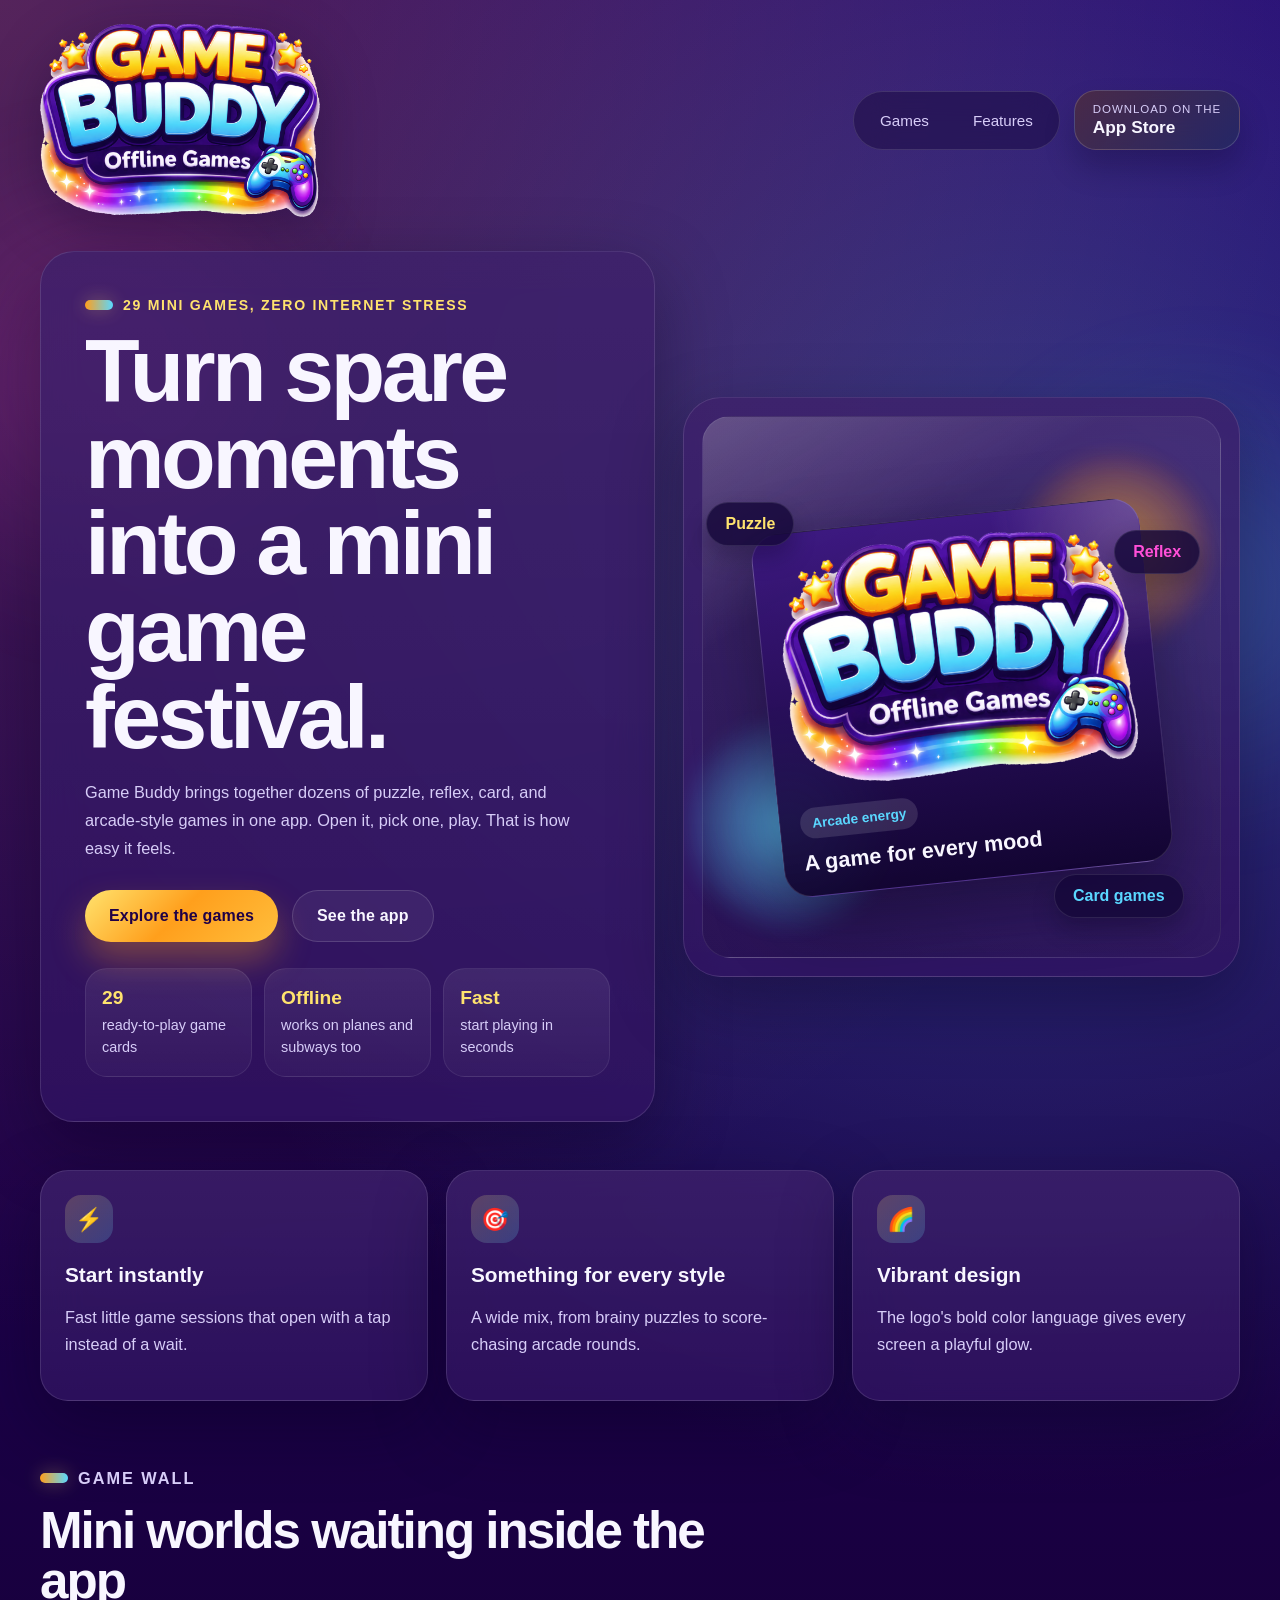
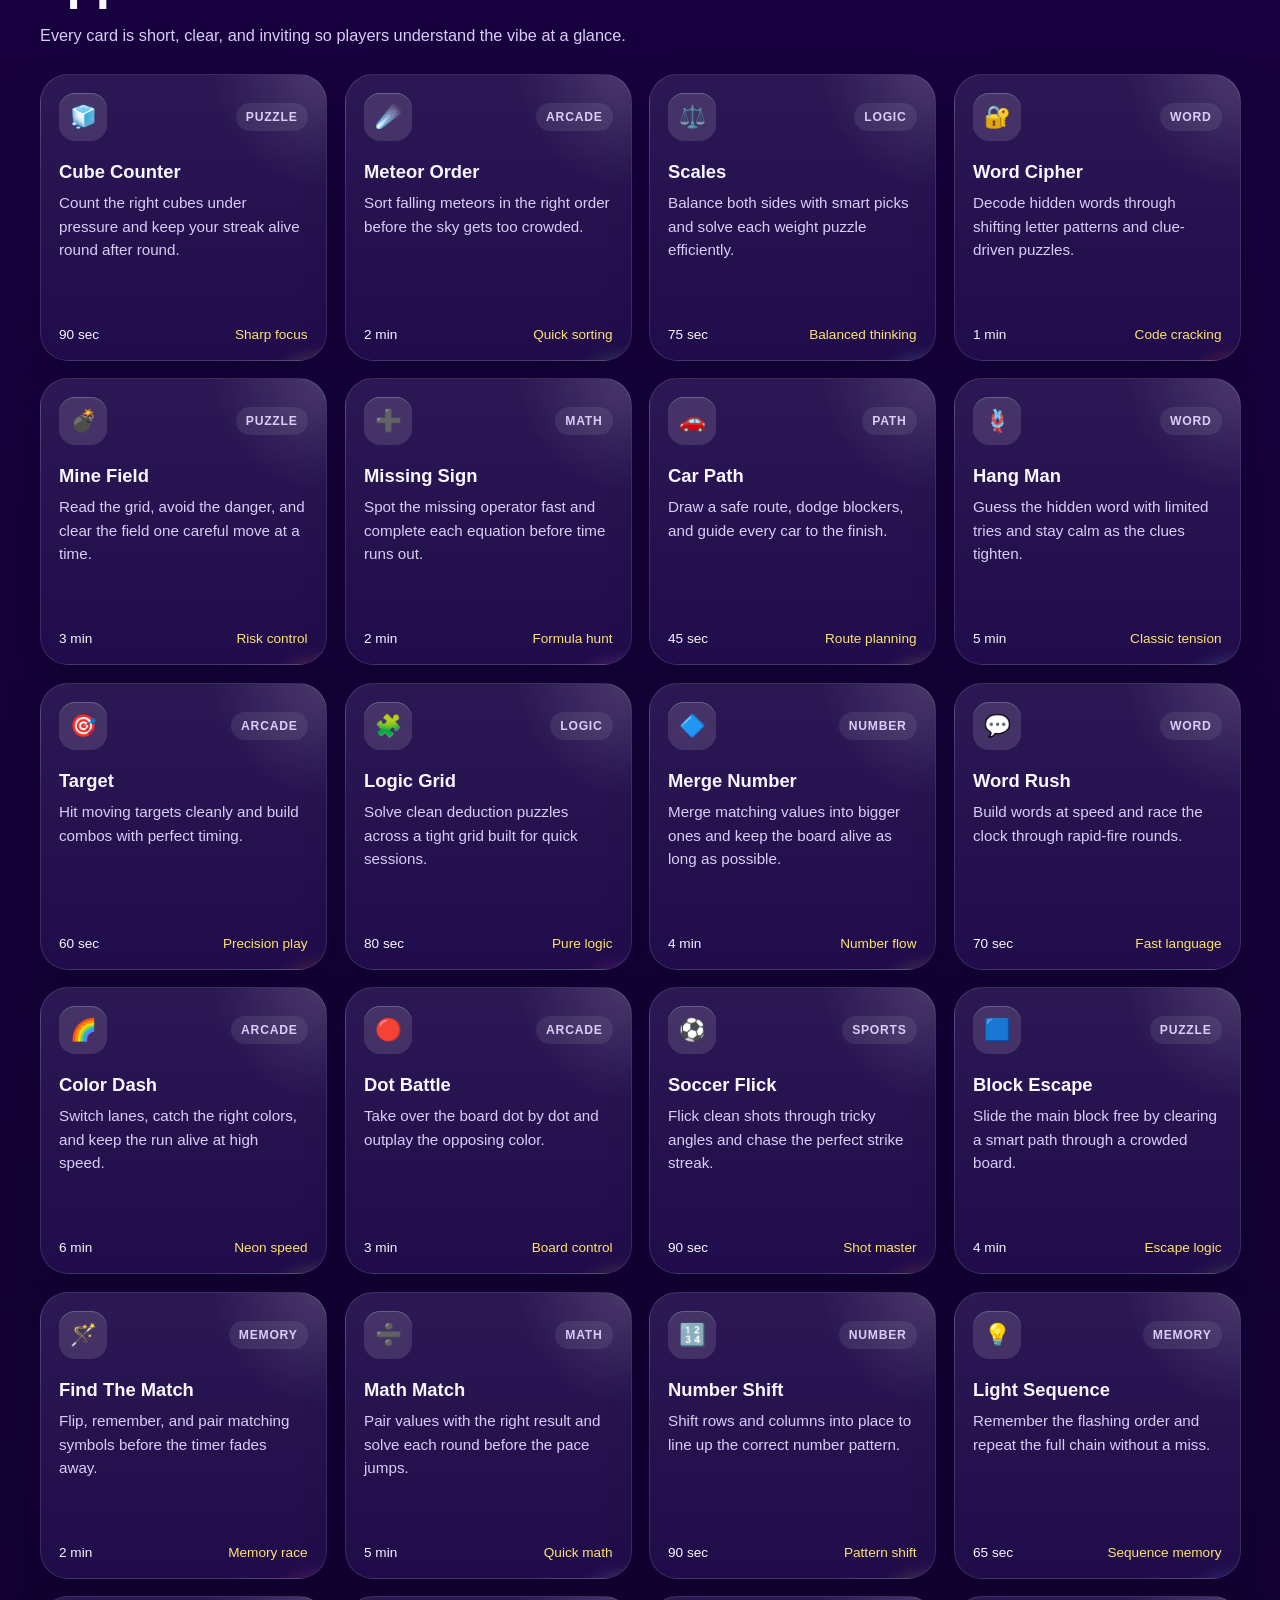
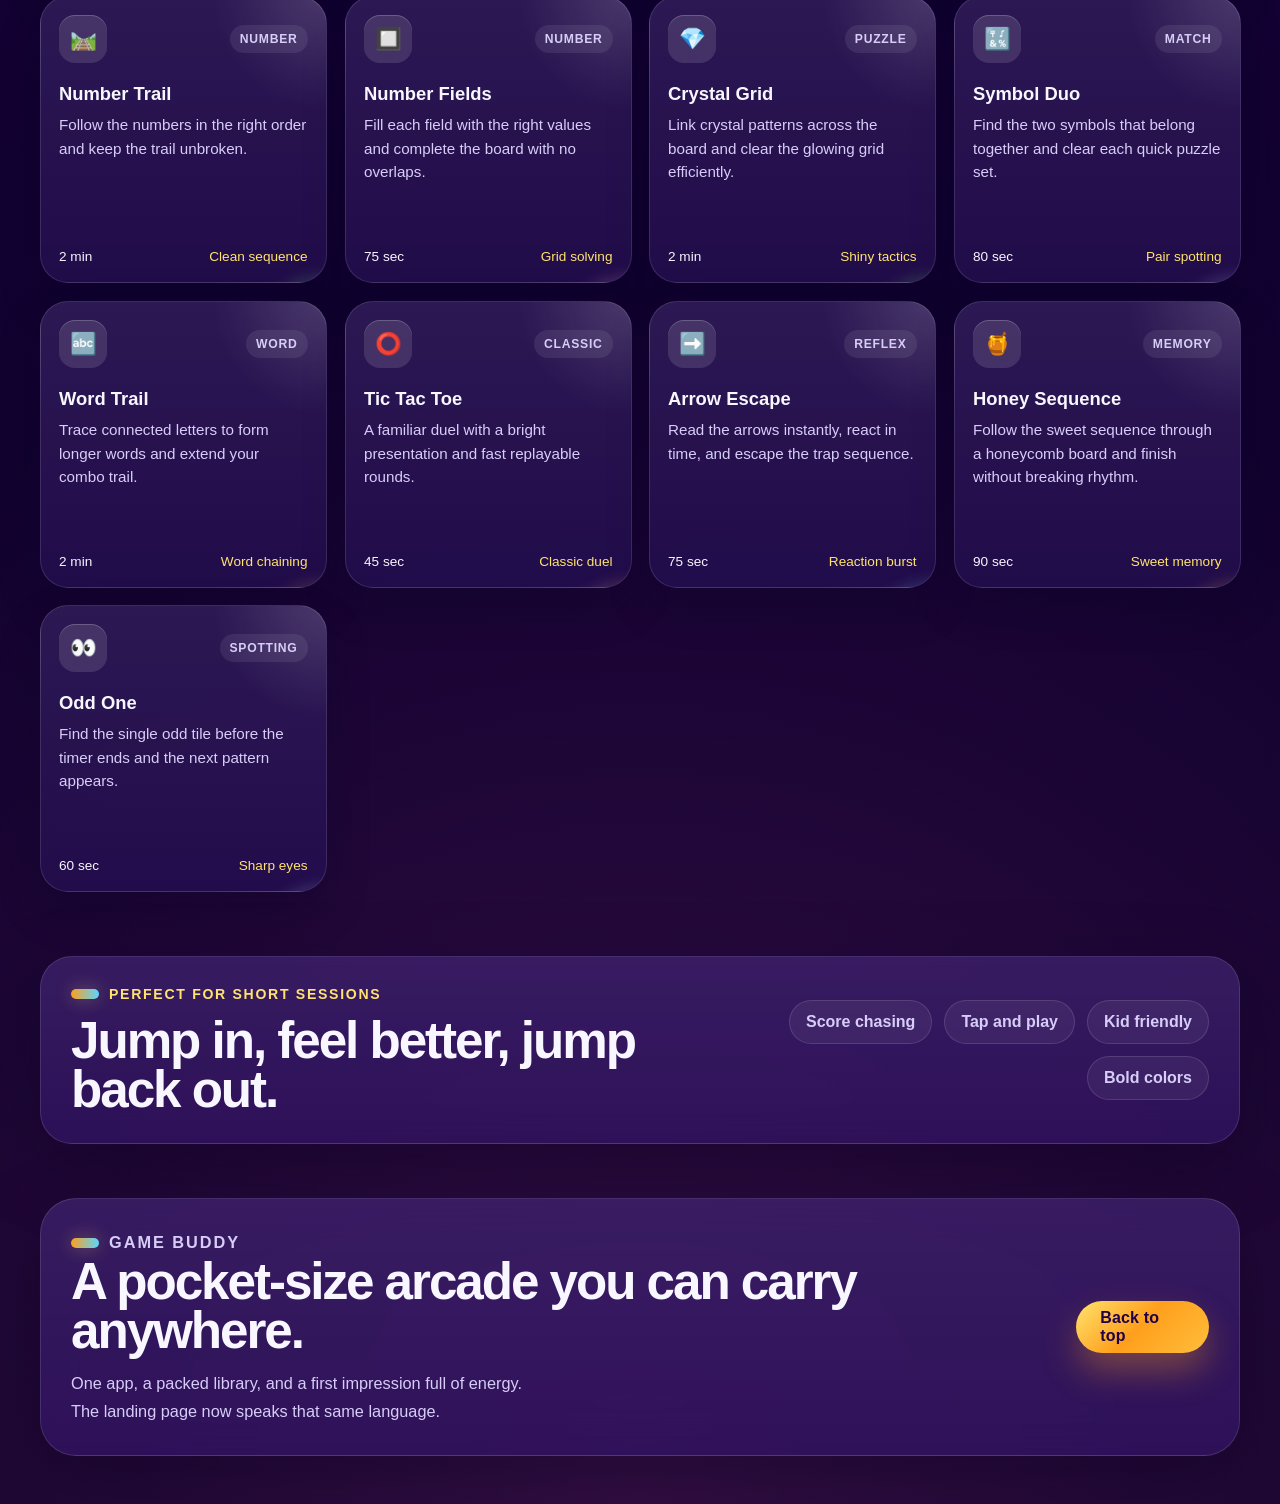
<file: index.html>
<!DOCTYPE html>
<html lang="en">
  <head>
    <meta charset="UTF-8" />
    <meta name="viewport" content="width=device-width, initial-scale=1.0" />
    <title>Game Buddy | Offline Game Library</title>
    <meta
      name="description"
      content="Discover 20+ vibrant, fast, no-internet games in one app with Game Buddy."
    />
    <link rel="stylesheet" href="./styles.css" />
  </head>
  <body>
    <div class="page-shell">
      <div class="ambient ambient-left"></div>
      <div class="ambient ambient-right"></div>

      <header class="topbar">
        <a class="brand" href="#hero" aria-label="Game Buddy home">
          <img
            class="brand-logo"
            src="./assets/game_buddy_logo.png"
            alt="Game Buddy logo"
          />
        </a>

        <div class="topbar-actions">
          <nav class="topnav" aria-label="Main navigation">
            <a href="#games">Games</a>
            <a href="#features">Features</a>
          </nav>

          <a class="store-cta" rel="nofollow" target="_blank" href="https://apps.apple.com/us/app/game-buddy-offline-games/id6761773195" aria-label="Download on the App Store">
            <span class="store-cta-label">Download on the</span>
            <strong>App Store</strong>
          </a>
        </div>
      </header>

      <main>
        <section class="hero" id="hero">
          <div class="hero-copy">
            <p class="eyebrow">29 mini games, zero internet stress</p>
            <h1>Turn spare moments into a mini game festival.</h1>
            <p class="hero-text">
              Game Buddy brings together dozens of puzzle, reflex, card, and
              arcade-style games in one app. Open it, pick one, play. That is
              how easy it feels.
            </p>

            <div class="hero-actions">
              <a class="button button-primary" href="#games">Explore the games</a>
              <a class="button button-secondary" href="#download"
                >See the app</a
              >
            </div>

            <div class="hero-stats" aria-label="Stats">
              <article>
                <strong>29</strong>
                <span>ready-to-play game cards</span>
              </article>
              <article>
                <strong>Offline</strong>
                <span>works on planes and subways too</span>
              </article>
              <article>
                <strong>Fast</strong>
                <span>start playing in seconds</span>
              </article>
            </div>
          </div>

          <div class="hero-visual" aria-hidden="true">
            <div class="orb orb-orange"></div>
            <div class="orb orb-cyan"></div>
            <div class="hero-card hero-card-main">
              <img
                src="./assets/game_buddy_logo.png"
                alt=""
                class="hero-logo"
              />
              <div class="hero-card-copy">
                <span>Arcade energy</span>
                <strong>A game for every mood</strong>
              </div>
            </div>

            <div class="floating-pill pill-left">Puzzle</div>
            <div class="floating-pill pill-right">Reflex</div>
            <div class="floating-pill pill-bottom">Card games</div>
          </div>
        </section>

        <section class="feature-strip" id="features">
          <article class="feature-card">
            <span class="feature-icon">⚡</span>
            <h2>Start instantly</h2>
            <p>
              Fast little game sessions that open with a tap instead of a wait.
            </p>
          </article>

          <article class="feature-card">
            <span class="feature-icon">🎯</span>
            <h2>Something for every style</h2>
            <p>
              A wide mix, from brainy puzzles to score-chasing arcade rounds.
            </p>
          </article>

          <article class="feature-card">
            <span class="feature-icon">🌈</span>
            <h2>Vibrant design</h2>
            <p>
              The logo's bold color language gives every screen a playful glow.
            </p>
          </article>
        </section>

        <section class="showcase" id="games">
          <div class="section-heading">
            <p class="eyebrow">Game wall</p>
            <h2>Mini worlds waiting inside the app</h2>
            <p>
              Every card is short, clear, and inviting so players understand
              the vibe at a glance.
            </p>
          </div>

          <div class="game-grid" id="game-grid" aria-live="polite"></div>
        </section>

        <section class="experience-band">
          <div class="band-copy">
            <p class="eyebrow">Perfect for short sessions</p>
            <h2>Jump in, feel better, jump back out.</h2>
          </div>

          <div class="band-points">
            <span>Score chasing</span>
            <span>Tap and play</span>
            <span>Kid friendly</span>
            <span>Bold colors</span>
          </div>
        </section>

        <section class="download-panel" id="download">
          <div>
            <p class="eyebrow">Game Buddy</p>
            <h2>A pocket-size arcade you can carry anywhere.</h2>
            <p>
              One app, a packed library, and a first impression full of energy.
              The landing page now speaks that same language.
            </p>
          </div>

          <a class="button button-primary" href="#hero">Back to top</a>
        </section>
      </main>
    </div>

    <script src="./script.js"></script>
  </body>
</html>
</file>
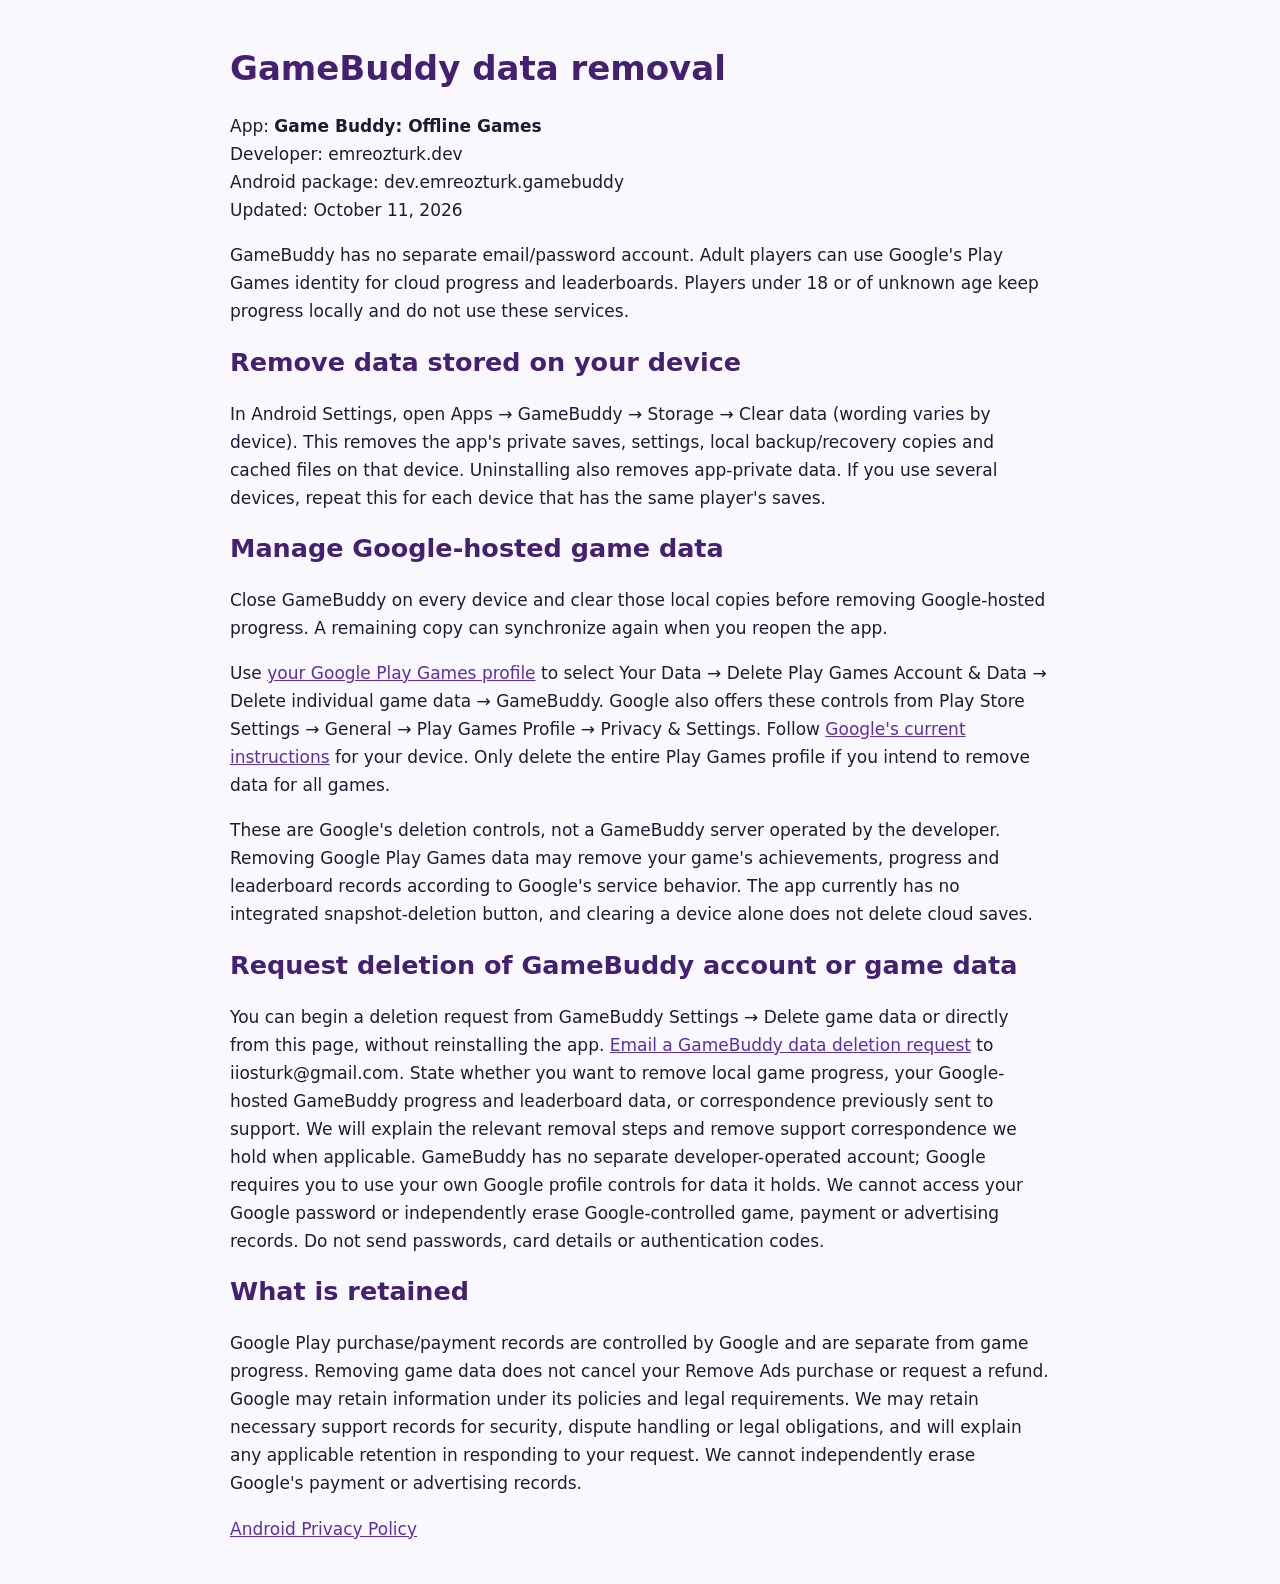
<file: android-data-deletion.html>
<!doctype html><html lang="en"><head><meta charset="utf-8"><meta name="viewport" content="width=device-width, initial-scale=1"><title>Game Buddy: Offline Games — Data Deletion</title><style>body{font:17px/1.65 system-ui,sans-serif;max-width:820px;margin:auto;padding:24px;color:#211932;background:#faf8ff}h1,h2{line-height:1.25;color:#452070}a{color:#5f2da8}</style></head><body><h1>GameBuddy data removal</h1><p>App: <strong>Game Buddy: Offline Games</strong><br>Developer: emreozturk.dev<br>Android package: dev.emreozturk.gamebuddy<br>Updated: October 11, 2026</p>
<p>GameBuddy has no separate email/password account. Adult players can use Google's Play Games identity for cloud progress and leaderboards. Players under 18 or of unknown age keep progress locally and do not use these services.</p>
<h2>Remove data stored on your device</h2><p>In Android Settings, open Apps → GameBuddy → Storage → Clear data (wording varies by device). This removes the app's private saves, settings, local backup/recovery copies and cached files on that device. Uninstalling also removes app-private data. If you use several devices, repeat this for each device that has the same player's saves.</p>
<h2>Manage Google-hosted game data</h2><p>Close GameBuddy on every device and clear those local copies before removing Google-hosted progress. A remaining copy can synchronize again when you reopen the app.</p><p>Use <a href="https://play.google.com/games/profile">your Google Play Games profile</a> to select Your Data → Delete Play Games Account &amp; Data → Delete individual game data → GameBuddy. Google also offers these controls from Play Store Settings → General → Play Games Profile → Privacy &amp; Settings. Follow <a href="https://support.google.com/googleplay/answer/9130646?hl=en">Google's current instructions</a> for your device. Only delete the entire Play Games profile if you intend to remove data for all games.</p>
<p>These are Google's deletion controls, not a GameBuddy server operated by the developer. Removing Google Play Games data may remove your game's achievements, progress and leaderboard records according to Google's service behavior. The app currently has no integrated snapshot-deletion button, and clearing a device alone does not delete cloud saves.</p>
<h2>Request deletion of GameBuddy account or game data</h2><p>You can begin a deletion request from GameBuddy Settings → Delete game data or directly from this page, without reinstalling the app. <a href="mailto:iiosturk@gmail.com?subject=GameBuddy%20account%20and%20game%20data%20deletion%20request&amp;body=I%20request%20deletion%20of%20my%20GameBuddy%20account/game%20data.%20Please%20help%20me%20complete%20removal%20of%20my%20local%20progress%2C%20Google%20Play%20Games%20progress%20and%20any%20support%20correspondence%20you%20hold.%20Please%20explain%20which%20Google%20controls%20I%20need%20to%20use%20myself.%20Do%20not%20ask%20me%20for%20passwords%20or%20authentication%20codes.">Email a GameBuddy data deletion request</a> to iiosturk@gmail.com. State whether you want to remove local game progress, your Google-hosted GameBuddy progress and leaderboard data, or correspondence previously sent to support. We will explain the relevant removal steps and remove support correspondence we hold when applicable. GameBuddy has no separate developer-operated account; Google requires you to use your own Google profile controls for data it holds. We cannot access your Google password or independently erase Google-controlled game, payment or advertising records. Do not send passwords, card details or authentication codes.</p>
<h2>What is retained</h2><p>Google Play purchase/payment records are controlled by Google and are separate from game progress. Removing game data does not cancel your Remove Ads purchase or request a refund. Google may retain information under its policies and legal requirements. We may retain necessary support records for security, dispute handling or legal obligations, and will explain any applicable retention in responding to your request. We cannot independently erase Google's payment or advertising records.</p><p><a href="android-privacy.html">Android Privacy Policy</a></p></body></html>
</file>
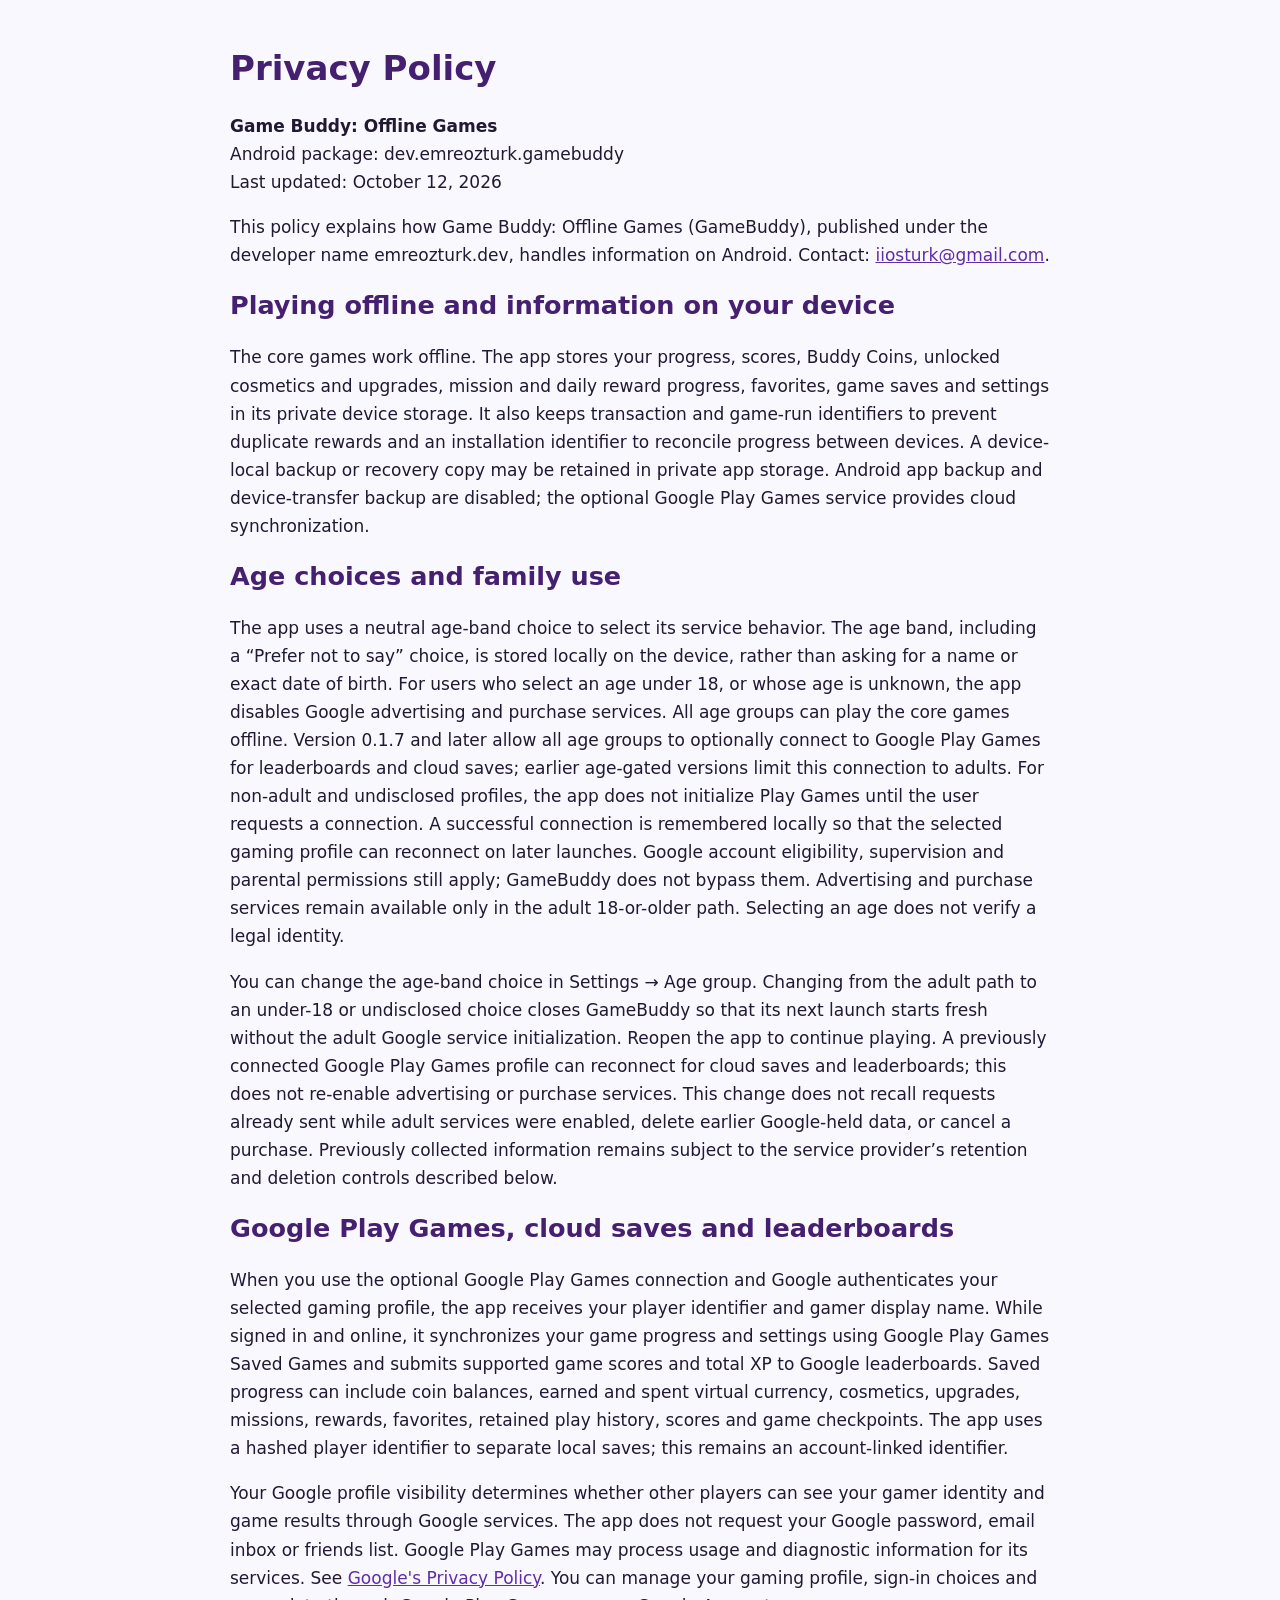
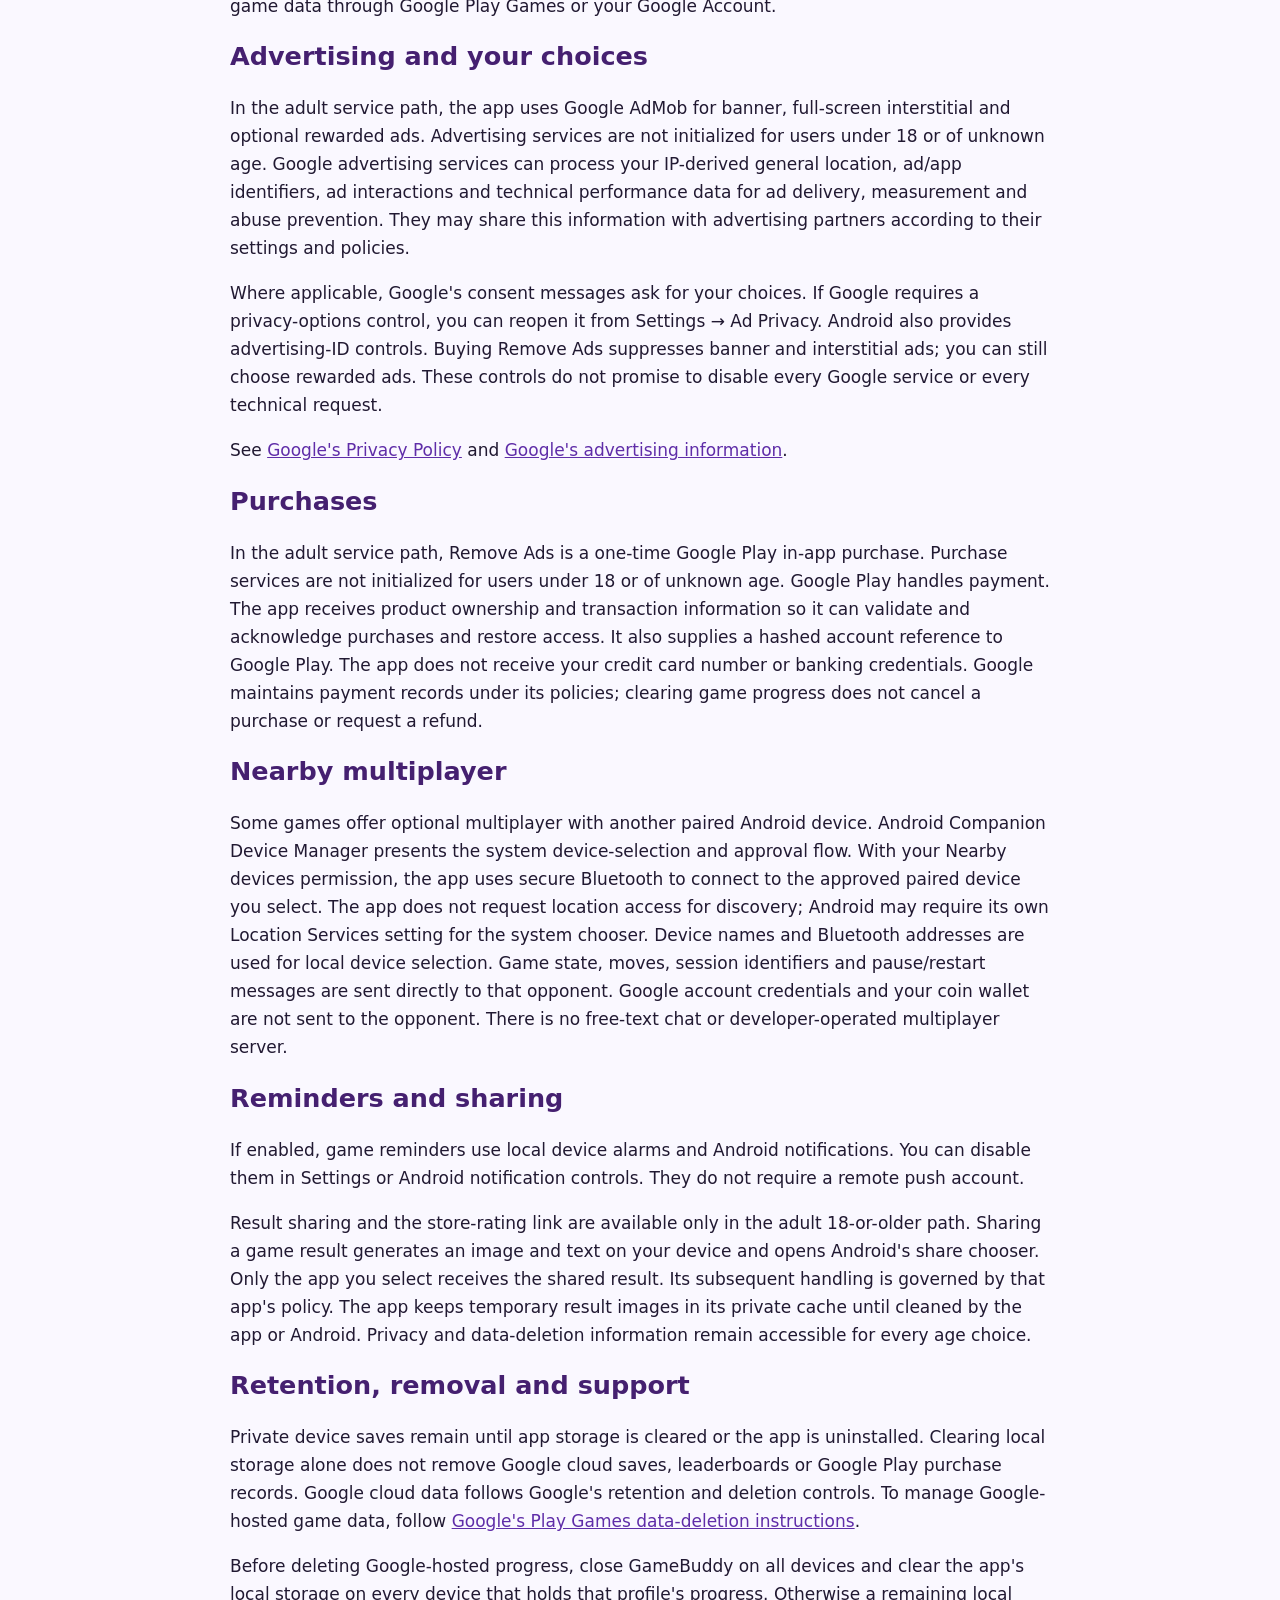
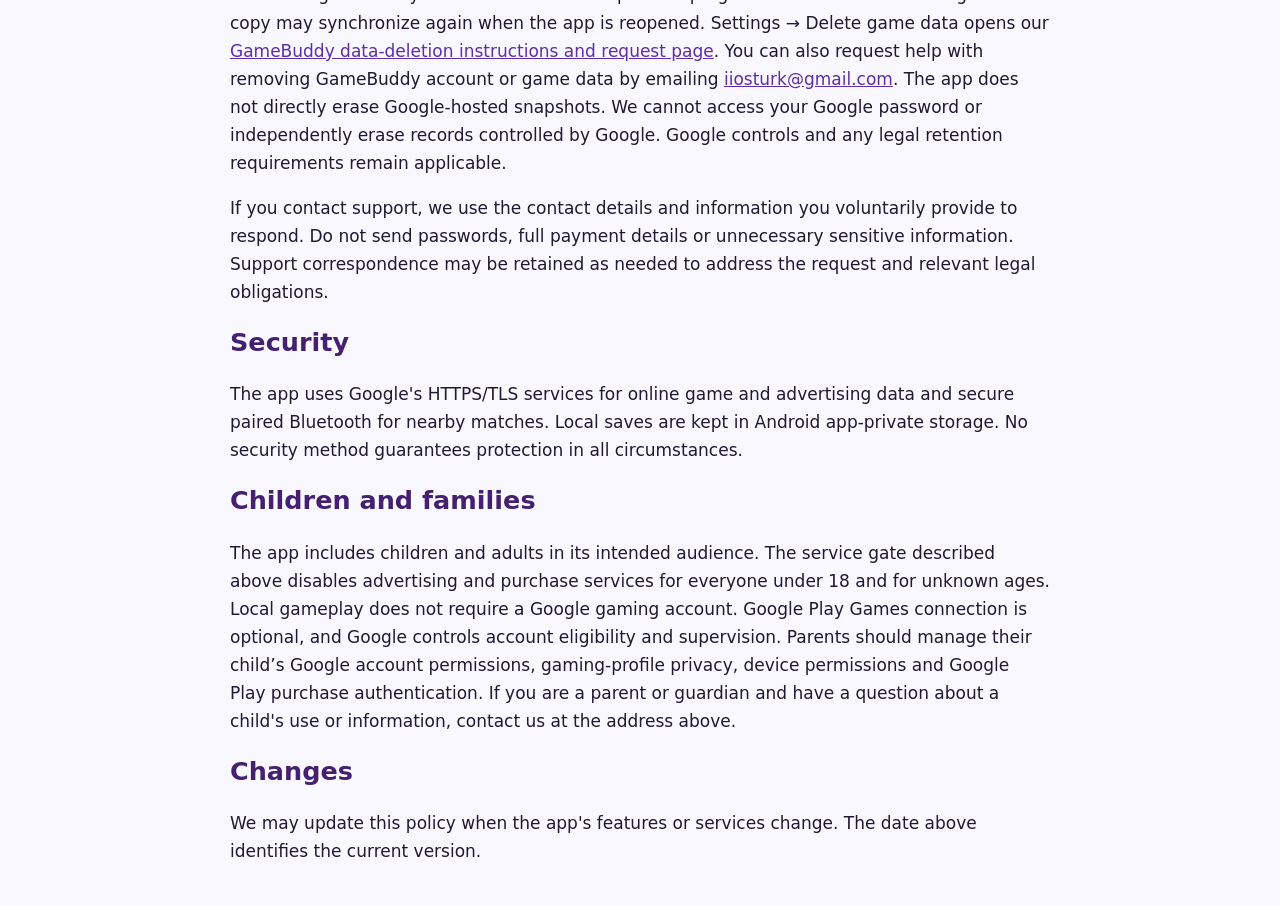
<file: android-privacy.html>
<!doctype html>
<html lang="en"><head><meta charset="utf-8"><meta name="viewport" content="width=device-width, initial-scale=1"><title>Game Buddy: Offline Games — Privacy Policy</title><style>body{font:17px/1.65 system-ui,sans-serif;max-width:820px;margin:auto;padding:24px;color:#211932;background:#faf8ff}h1,h2{line-height:1.25;color:#452070}a{color:#5f2da8}aside{padding:16px;border:1px solid #a97ed4;background:#efe6fb}</style></head>
<body>
<h1>Privacy Policy</h1><p><strong>Game Buddy: Offline Games</strong><br>Android package: dev.emreozturk.gamebuddy<br>Last updated: October 12, 2026</p>
<p>This policy explains how Game Buddy: Offline Games (GameBuddy), published under the developer name emreozturk.dev, handles information on Android. Contact: <a href="mailto:iiosturk@gmail.com">iiosturk@gmail.com</a>.</p>
<h2>Playing offline and information on your device</h2>
<p>The core games work offline. The app stores your progress, scores, Buddy Coins, unlocked cosmetics and upgrades, mission and daily reward progress, favorites, game saves and settings in its private device storage. It also keeps transaction and game-run identifiers to prevent duplicate rewards and an installation identifier to reconcile progress between devices. A device-local backup or recovery copy may be retained in private app storage. Android app backup and device-transfer backup are disabled; the optional Google Play Games service provides cloud synchronization.</p>
<h2>Age choices and family use</h2><p>The app uses a neutral age-band choice to select its service behavior. The age band, including a “Prefer not to say” choice, is stored locally on the device, rather than asking for a name or exact date of birth. For users who select an age under 18, or whose age is unknown, the app disables Google advertising and purchase services. All age groups can play the core games offline. Version 0.1.7 and later allow all age groups to optionally connect to Google Play Games for leaderboards and cloud saves; earlier age-gated versions limit this connection to adults. For non-adult and undisclosed profiles, the app does not initialize Play Games until the user requests a connection. A successful connection is remembered locally so that the selected gaming profile can reconnect on later launches. Google account eligibility, supervision and parental permissions still apply; GameBuddy does not bypass them. Advertising and purchase services remain available only in the adult 18-or-older path. Selecting an age does not verify a legal identity.</p>
<p>You can change the age-band choice in Settings → Age group. Changing from the adult path to an under-18 or undisclosed choice closes GameBuddy so that its next launch starts fresh without the adult Google service initialization. Reopen the app to continue playing. A previously connected Google Play Games profile can reconnect for cloud saves and leaderboards; this does not re-enable advertising or purchase services. This change does not recall requests already sent while adult services were enabled, delete earlier Google-held data, or cancel a purchase. Previously collected information remains subject to the service provider’s retention and deletion controls described below.</p>
<h2>Google Play Games, cloud saves and leaderboards</h2>
<p>When you use the optional Google Play Games connection and Google authenticates your selected gaming profile, the app receives your player identifier and gamer display name. While signed in and online, it synchronizes your game progress and settings using Google Play Games Saved Games and submits supported game scores and total XP to Google leaderboards. Saved progress can include coin balances, earned and spent virtual currency, cosmetics, upgrades, missions, rewards, favorites, retained play history, scores and game checkpoints. The app uses a hashed player identifier to separate local saves; this remains an account-linked identifier.</p>
<p>Your Google profile visibility determines whether other players can see your gamer identity and game results through Google services. The app does not request your Google password, email inbox or friends list. Google Play Games may process usage and diagnostic information for its services. See <a href="https://policies.google.com/privacy">Google's Privacy Policy</a>. You can manage your gaming profile, sign-in choices and game data through Google Play Games or your Google Account.</p>
<h2>Advertising and your choices</h2>
<p>In the adult service path, the app uses Google AdMob for banner, full-screen interstitial and optional rewarded ads. Advertising services are not initialized for users under 18 or of unknown age. Google advertising services can process your IP-derived general location, ad/app identifiers, ad interactions and technical performance data for ad delivery, measurement and abuse prevention. They may share this information with advertising partners according to their settings and policies.</p>
<p>Where applicable, Google's consent messages ask for your choices. If Google requires a privacy-options control, you can reopen it from Settings → Ad Privacy. Android also provides advertising-ID controls. Buying Remove Ads suppresses banner and interstitial ads; you can still choose rewarded ads. These controls do not promise to disable every Google service or every technical request.</p>
<p>See <a href="https://policies.google.com/privacy">Google's Privacy Policy</a> and <a href="https://policies.google.com/technologies/ads">Google's advertising information</a>.</p>
<h2>Purchases</h2>
<p>In the adult service path, Remove Ads is a one-time Google Play in-app purchase. Purchase services are not initialized for users under 18 or of unknown age. Google Play handles payment. The app receives product ownership and transaction information so it can validate and acknowledge purchases and restore access. It also supplies a hashed account reference to Google Play. The app does not receive your credit card number or banking credentials. Google maintains payment records under its policies; clearing game progress does not cancel a purchase or request a refund.</p>
<h2>Nearby multiplayer</h2>
<p>Some games offer optional multiplayer with another paired Android device. Android Companion Device Manager presents the system device-selection and approval flow. With your Nearby devices permission, the app uses secure Bluetooth to connect to the approved paired device you select. The app does not request location access for discovery; Android may require its own Location Services setting for the system chooser. Device names and Bluetooth addresses are used for local device selection. Game state, moves, session identifiers and pause/restart messages are sent directly to that opponent. Google account credentials and your coin wallet are not sent to the opponent. There is no free-text chat or developer-operated multiplayer server.</p>
<h2>Reminders and sharing</h2>
<p>If enabled, game reminders use local device alarms and Android notifications. You can disable them in Settings or Android notification controls. They do not require a remote push account.</p>
<p>Result sharing and the store-rating link are available only in the adult 18-or-older path. Sharing a game result generates an image and text on your device and opens Android's share chooser. Only the app you select receives the shared result. Its subsequent handling is governed by that app's policy. The app keeps temporary result images in its private cache until cleaned by the app or Android. Privacy and data-deletion information remain accessible for every age choice.</p>
<h2>Retention, removal and support</h2>
<p>Private device saves remain until app storage is cleared or the app is uninstalled. Clearing local storage alone does not remove Google cloud saves, leaderboards or Google Play purchase records. Google cloud data follows Google's retention and deletion controls. To manage Google-hosted game data, follow <a href="https://support.google.com/googleplay/answer/9130646?hl=en">Google's Play Games data-deletion instructions</a>.</p>
<p>Before deleting Google-hosted progress, close GameBuddy on all devices and clear the app's local storage on every device that holds that profile's progress. Otherwise a remaining local copy may synchronize again when the app is reopened. Settings → Delete game data opens our <a href="android-data-deletion.html">GameBuddy data-deletion instructions and request page</a>. You can also request help with removing GameBuddy account or game data by emailing <a href="mailto:iiosturk@gmail.com?subject=GameBuddy%20account%20and%20game%20data%20deletion%20request">iiosturk@gmail.com</a>. The app does not directly erase Google-hosted snapshots. We cannot access your Google password or independently erase records controlled by Google. Google controls and any legal retention requirements remain applicable.</p>
<p>If you contact support, we use the contact details and information you voluntarily provide to respond. Do not send passwords, full payment details or unnecessary sensitive information. Support correspondence may be retained as needed to address the request and relevant legal obligations.</p>
<h2>Security</h2>
<p>The app uses Google's HTTPS/TLS services for online game and advertising data and secure paired Bluetooth for nearby matches. Local saves are kept in Android app-private storage. No security method guarantees protection in all circumstances.</p>
<h2>Children and families</h2><p>The app includes children and adults in its intended audience. The service gate described above disables advertising and purchase services for everyone under 18 and for unknown ages. Local gameplay does not require a Google gaming account. Google Play Games connection is optional, and Google controls account eligibility and supervision. Parents should manage their child’s Google account permissions, gaming-profile privacy, device permissions and Google Play purchase authentication. If you are a parent or guardian and have a question about a child's use or information, contact us at the address above.</p>
<h2>Changes</h2><p>We may update this policy when the app's features or services change. The date above identifies the current version.</p>
</body></html>
</file>
<file: styles.css>
:root {
  --bg: #120034;
  --bg-deep: #1c0450;
  --surface: rgba(40, 10, 92, 0.78);
  --surface-strong: rgba(58, 17, 124, 0.92);
  --line: rgba(255, 255, 255, 0.12);
  --text: #f8f6ff;
  --muted: #d7cdf8;
  --orange: #ff9f1c;
  --orange-deep: #ff6b00;
  --yellow: #ffe36e;
  --cyan: #5ad7ff;
  --cyan-deep: #2ab4ff;
  --pink: #ff4fd8;
  --green: #85ff4d;
  --shadow: 0 24px 70px rgba(9, 0, 30, 0.38);
}

* {
  box-sizing: border-box;
}

html {
  scroll-behavior: smooth;
}

body {
  margin: 0;
  min-height: 100vh;
  font-family: "Trebuchet MS", "Avenir Next", "Segoe UI", sans-serif;
  color: var(--text);
  background:
    radial-gradient(circle at top left, rgba(255, 164, 28, 0.22), transparent 28%),
    radial-gradient(circle at 80% 12%, rgba(90, 215, 255, 0.25), transparent 22%),
    radial-gradient(circle at bottom center, rgba(255, 79, 216, 0.16), transparent 26%),
    linear-gradient(180deg, #25006d 0%, #18003e 35%, #0d0227 100%);
  overflow-x: hidden;
}

img {
  display: block;
  max-width: 100%;
}

a {
  color: inherit;
  text-decoration: none;
}

.page-shell {
  position: relative;
  width: min(1200px, calc(100% - 32px));
  margin: 0 auto;
  padding: 24px 0 48px;
}

.ambient {
  position: fixed;
  width: 34rem;
  height: 34rem;
  filter: blur(56px);
  opacity: 0.24;
  pointer-events: none;
  z-index: 0;
}

.ambient-left {
  top: 12%;
  left: -10rem;
  background: radial-gradient(circle, var(--pink) 0%, transparent 64%);
}

.ambient-right {
  right: -12rem;
  bottom: 4%;
  background: radial-gradient(circle, var(--cyan) 0%, transparent 62%);
}

.topbar,
.hero,
.feature-strip,
.showcase,
.experience-band,
.download-panel {
  position: relative;
  z-index: 1;
}

.topbar {
  display: flex;
  align-items: center;
  justify-content: space-between;
  gap: 24px;
  margin-bottom: 34px;
}

.topbar-actions {
  display: flex;
  align-items: center;
  gap: 14px;
}

.brand {
  width: min(280px, 54vw);
}

.brand-logo {
  filter: drop-shadow(0 14px 28px rgba(8, 0, 38, 0.34));
}

.topnav {
  display: flex;
  align-items: center;
  gap: 12px;
  padding: 10px;
  border: 1px solid var(--line);
  border-radius: 999px;
  background: rgba(22, 7, 58, 0.46);
  backdrop-filter: blur(16px);
}

.topnav a {
  padding: 10px 16px;
  border-radius: 999px;
  color: var(--muted);
  font-size: 0.95rem;
  transition: 180ms ease;
}

.topnav a:hover,
.topnav a:focus-visible {
  color: var(--text);
  background: rgba(255, 255, 255, 0.08);
}

.store-cta {
  display: flex;
  flex-direction: column;
  justify-content: center;
  min-height: 60px;
  padding: 10px 18px;
  border: 1px solid rgba(255, 255, 255, 0.16);
  border-radius: 22px;
  background:
    linear-gradient(135deg, rgba(255, 159, 28, 0.18), rgba(90, 215, 255, 0.12)),
    rgba(22, 7, 58, 0.62);
  box-shadow: 0 18px 30px rgba(10, 0, 34, 0.24);
  backdrop-filter: blur(16px);
  transition:
    transform 180ms ease,
    box-shadow 180ms ease,
    border-color 180ms ease;
}

.store-cta:hover,
.store-cta:focus-visible {
  transform: translateY(-2px);
  border-color: rgba(255, 255, 255, 0.26);
  box-shadow: 0 24px 34px rgba(10, 0, 34, 0.34);
}

.store-cta-label {
  color: var(--muted);
  font-size: 0.72rem;
  letter-spacing: 0.08em;
  text-transform: uppercase;
}

.store-cta strong {
  margin-top: 3px;
  font-size: 1.08rem;
  line-height: 1.1;
}

.hero {
  display: grid;
  grid-template-columns: 1.05fr 0.95fr;
  gap: 28px;
  align-items: center;
  min-height: 72vh;
  margin-bottom: 48px;
}

.hero-copy,
.hero-visual,
.feature-card,
.experience-band,
.download-panel {
  border: 1px solid var(--line);
  background:
    linear-gradient(180deg, rgba(255, 255, 255, 0.08), rgba(255, 255, 255, 0.03)),
    var(--surface);
  box-shadow: var(--shadow);
  backdrop-filter: blur(20px);
}

.hero-copy {
  padding: clamp(26px, 4vw, 44px);
  border-radius: 34px;
}

.eyebrow {
  display: inline-flex;
  align-items: center;
  gap: 10px;
  margin: 0 0 14px;
  color: var(--yellow);
  font-size: 0.88rem;
  font-weight: 700;
  letter-spacing: 0.12em;
  text-transform: uppercase;
}

.eyebrow::before {
  content: "";
  width: 28px;
  height: 10px;
  border-radius: 999px;
  background: linear-gradient(90deg, var(--orange), var(--cyan));
  box-shadow: 0 0 18px rgba(255, 227, 110, 0.32);
}

.hero h1,
.section-heading h2,
.band-copy h2,
.download-panel h2 {
  margin: 0;
  line-height: 0.97;
  font-family: "Arial Rounded MT Bold", "Trebuchet MS", sans-serif;
  letter-spacing: -0.04em;
}

.hero h1 {
  font-size: clamp(3rem, 7vw, 5.8rem);
  max-width: 10ch;
}

.hero-text,
.section-heading p,
.feature-card p,
.download-panel p {
  color: var(--muted);
  font-size: 1.02rem;
  line-height: 1.7;
}

.hero-text {
  max-width: 56ch;
  margin: 18px 0 28px;
}

.hero-actions {
  display: flex;
  flex-wrap: wrap;
  gap: 14px;
  margin-bottom: 26px;
}

.button {
  display: inline-flex;
  align-items: center;
  justify-content: center;
  min-height: 52px;
  padding: 0 24px;
  border-radius: 999px;
  font-weight: 800;
  letter-spacing: 0.01em;
  transition:
    transform 180ms ease,
    box-shadow 180ms ease,
    background 180ms ease;
}

.button:hover,
.button:focus-visible {
  transform: translateY(-2px);
}

.button-primary {
  color: #200046;
  background: linear-gradient(135deg, var(--yellow) 0%, var(--orange) 48%, #ffbe3c 100%);
  box-shadow: 0 18px 34px rgba(255, 159, 28, 0.34);
}

.button-secondary {
  border: 1px solid rgba(255, 255, 255, 0.14);
  background: rgba(255, 255, 255, 0.06);
  color: var(--text);
}

.hero-stats {
  display: grid;
  grid-template-columns: repeat(3, minmax(0, 1fr));
  gap: 12px;
}

.hero-stats article {
  padding: 18px 16px;
  border-radius: 22px;
  background: linear-gradient(180deg, rgba(255, 255, 255, 0.08), rgba(255, 255, 255, 0.03));
  border: 1px solid rgba(255, 255, 255, 0.08);
}

.hero-stats strong {
  display: block;
  margin-bottom: 6px;
  font-size: 1.2rem;
  color: var(--yellow);
}

.hero-stats span {
  color: var(--muted);
  font-size: 0.9rem;
  line-height: 1.5;
}

.hero-visual {
  position: relative;
  min-height: 580px;
  padding: 28px;
  border-radius: 38px;
  overflow: hidden;
}

.hero-visual::before {
  content: "";
  position: absolute;
  inset: 18px;
  border-radius: 28px;
  background:
    linear-gradient(150deg, rgba(255, 255, 255, 0.2), transparent 28%),
    linear-gradient(220deg, rgba(255, 255, 255, 0.05), rgba(0, 0, 0, 0.12));
  border: 1px solid rgba(255, 255, 255, 0.08);
}

.orb {
  position: absolute;
  border-radius: 50%;
  filter: blur(10px);
  opacity: 0.88;
  animation: float 8s ease-in-out infinite;
}

.orb-orange {
  top: 10%;
  right: 5%;
  width: 190px;
  height: 190px;
  background: radial-gradient(circle, rgba(255, 176, 63, 0.88), rgba(255, 107, 0, 0.12) 70%);
}

.orb-cyan {
  left: 0;
  bottom: 8%;
  width: 210px;
  height: 210px;
  background: radial-gradient(circle, rgba(90, 215, 255, 0.86), rgba(42, 180, 255, 0.08) 70%);
  animation-delay: -3s;
}

.hero-card {
  position: absolute;
  display: flex;
  flex-direction: column;
  gap: 16px;
  padding: 20px;
  border: 1px solid rgba(255, 255, 255, 0.12);
  border-radius: 28px;
  background:
    radial-gradient(circle at top right, rgba(255, 255, 255, 0.22), transparent 28%),
    linear-gradient(180deg, rgba(61, 24, 130, 0.92), rgba(17, 4, 46, 0.92));
  box-shadow: 0 24px 70px rgba(6, 0, 22, 0.42);
}

.hero-card-main {
  left: 50%;
  top: 52%;
  width: min(390px, calc(100% - 42px));
  transform: translate(-50%, -50%) rotate(-6deg);
}

.hero-logo {
  width: 100%;
}

.hero-card-copy span {
  display: inline-flex;
  width: fit-content;
  padding: 8px 12px;
  border-radius: 999px;
  background: rgba(255, 255, 255, 0.12);
  color: var(--cyan);
  font-size: 0.85rem;
  font-weight: 700;
}

.hero-card-copy strong {
  display: block;
  margin-top: 12px;
  font-size: 1.35rem;
  line-height: 1.15;
}

.floating-pill {
  position: absolute;
  padding: 12px 18px;
  border: 1px solid rgba(255, 255, 255, 0.1);
  border-radius: 999px;
  background: rgba(21, 8, 58, 0.82);
  color: var(--text);
  font-weight: 700;
  box-shadow: 0 12px 22px rgba(10, 0, 34, 0.28);
}

.pill-left {
  left: 4%;
  top: 18%;
  color: var(--yellow);
}

.pill-right {
  right: 7%;
  top: 23%;
  color: var(--pink);
}

.pill-bottom {
  right: 10%;
  bottom: 10%;
  color: var(--cyan);
}

.feature-strip {
  display: grid;
  grid-template-columns: repeat(3, minmax(0, 1fr));
  gap: 18px;
  margin-bottom: 64px;
}

.feature-card {
  padding: 24px;
  border-radius: 28px;
}

.feature-card h2 {
  margin: 0 0 10px;
  font-size: 1.3rem;
}

.feature-icon {
  display: grid;
  place-items: center;
  width: 48px;
  height: 48px;
  margin-bottom: 20px;
  border-radius: 16px;
  background: linear-gradient(135deg, rgba(255, 227, 110, 0.2), rgba(90, 215, 255, 0.2));
  font-size: 1.4rem;
}

.showcase {
  margin-bottom: 64px;
}

.section-heading {
  max-width: 760px;
  margin-bottom: 24px;
}

.section-heading h2 {
  font-size: clamp(2.2rem, 4vw, 4rem);
  margin-bottom: 14px;
}

.game-grid {
  display: grid;
  grid-template-columns: repeat(4, minmax(0, 1fr));
  gap: 18px;
}

.game-card {
  position: relative;
  display: flex;
  flex-direction: column;
  overflow: hidden;
  min-height: 220px;
  aspect-ratio: 1 / 1;
  padding: 18px;
  border-radius: 28px;
  border: 1px solid rgba(255, 255, 255, 0.12);
  background:
    radial-gradient(circle at top right, rgba(255, 255, 255, 0.14), transparent 28%),
    linear-gradient(180deg, rgba(255, 255, 255, 0.08), rgba(255, 255, 255, 0.03)),
    rgba(28, 5, 71, 0.92);
  box-shadow: 0 20px 40px rgba(10, 0, 36, 0.3);
  transition:
    transform 180ms ease,
    border-color 180ms ease,
    box-shadow 180ms ease;
  animation: reveal 720ms both;
  animation-delay: var(--card-delay, 0ms);
}

.game-card::after {
  content: "";
  position: absolute;
  inset: auto -22% -44% auto;
  width: 130px;
  height: 130px;
  border-radius: 50%;
  background: var(--card-accent, linear-gradient(135deg, var(--orange), var(--cyan)));
  opacity: 0.2;
  filter: blur(8px);
}

.game-card:hover,
.game-card:focus-within {
  transform: translateY(-6px) scale(1.01);
  border-color: rgba(255, 255, 255, 0.22);
  box-shadow: 0 28px 50px rgba(10, 0, 36, 0.42);
}

.game-card-top {
  display: flex;
  align-items: center;
  justify-content: space-between;
  gap: 12px;
  margin-bottom: 20px;
}

.game-badge {
  display: grid;
  place-items: center;
  width: 48px;
  height: 48px;
  border-radius: 16px;
  background: rgba(255, 255, 255, 0.12);
  font-size: 1.35rem;
  box-shadow: inset 0 1px 0 rgba(255, 255, 255, 0.2);
}

.game-chip {
  padding: 7px 10px;
  border-radius: 999px;
  background: rgba(255, 255, 255, 0.08);
  color: var(--muted);
  font-size: 0.76rem;
  font-weight: 700;
  text-transform: uppercase;
  letter-spacing: 0.06em;
}

.game-card h3 {
  margin: 0 0 8px;
  font-size: 1.15rem;
}

.game-card p {
  margin: 0 0 16px;
  color: var(--muted);
  line-height: 1.55;
  font-size: 0.95rem;
}

.game-meta {
  display: flex;
  align-items: center;
  justify-content: space-between;
  margin-top: auto;
  gap: 12px;
  font-size: 0.85rem;
  color: var(--text);
}

.game-meta span:last-child {
  color: var(--yellow);
}

.experience-band {
  display: flex;
  align-items: center;
  justify-content: space-between;
  gap: 26px;
  padding: 28px 30px;
  margin-bottom: 54px;
  border-radius: 32px;
}

.band-copy h2 {
  font-size: clamp(2rem, 4vw, 3.6rem);
}

.band-points {
  display: flex;
  flex-wrap: wrap;
  justify-content: flex-end;
  gap: 12px;
}

.band-points span {
  padding: 12px 16px;
  border: 1px solid rgba(255, 255, 255, 0.12);
  border-radius: 999px;
  background: rgba(255, 255, 255, 0.06);
  color: var(--muted);
  font-weight: 700;
}

.download-panel {
  display: flex;
  align-items: center;
  justify-content: space-between;
  gap: 24px;
  padding: 30px;
  border-radius: 36px;
}

.download-panel h2 {
  margin-bottom: 14px;
  font-size: clamp(2rem, 4vw, 3.8rem);
}

.download-panel p {
  max-width: 52ch;
  margin: 0;
}

@keyframes float {
  0%,
  100% {
    transform: translate3d(0, 0, 0);
  }
  50% {
    transform: translate3d(0, -16px, 0);
  }
}

@keyframes reveal {
  from {
    opacity: 0;
    transform: translateY(18px) scale(0.98);
  }
  to {
    opacity: 1;
    transform: translateY(0) scale(1);
  }
}

@media (max-width: 1080px) {
  .hero,
  .feature-strip,
  .experience-band,
  .download-panel {
    grid-template-columns: 1fr;
  }

  .hero {
    min-height: auto;
  }

  .hero-visual {
    min-height: 500px;
  }

  .feature-strip {
    display: grid;
  }

  .game-grid {
    grid-template-columns: repeat(3, minmax(0, 1fr));
  }

  .experience-band,
  .download-panel {
    display: grid;
  }

  .band-points {
    justify-content: flex-start;
  }
}

@media (max-width: 760px) {
  .page-shell {
    width: min(100% - 20px, 1200px);
    padding-top: 16px;
  }

  .topbar {
    flex-direction: column;
    align-items: stretch;
  }

  .topbar-actions {
    flex-direction: column;
    align-items: stretch;
  }

  .brand {
    width: min(260px, 70vw);
  }

  .topnav {
    justify-content: space-between;
  }

  .store-cta {
    align-items: center;
    text-align: center;
  }

  .hero-copy,
  .hero-visual,
  .feature-card,
  .experience-band,
  .download-panel {
    border-radius: 24px;
  }

  .hero-card-main {
    width: calc(100% - 28px);
  }

  .hero-stats,
  .game-grid {
    grid-template-columns: repeat(2, minmax(0, 1fr));
  }

  .floating-pill {
    font-size: 0.88rem;
  }
}

@media (max-width: 560px) {
  .topnav {
    padding: 8px;
    gap: 8px;
  }

  .topnav a,
  .button {
    font-size: 0.92rem;
  }

  .hero h1 {
    max-width: none;
  }

  .hero-actions {
    flex-direction: column;
  }

  .hero-stats,
  .game-grid {
    grid-template-columns: 1fr;
  }

  .hero-visual {
    min-height: 420px;
    padding: 18px;
  }

  .pill-right {
    top: 16%;
  }

  .pill-bottom {
    right: 5%;
    bottom: 7%;
  }

  .download-panel {
    padding: 24px;
  }
}
</file>
